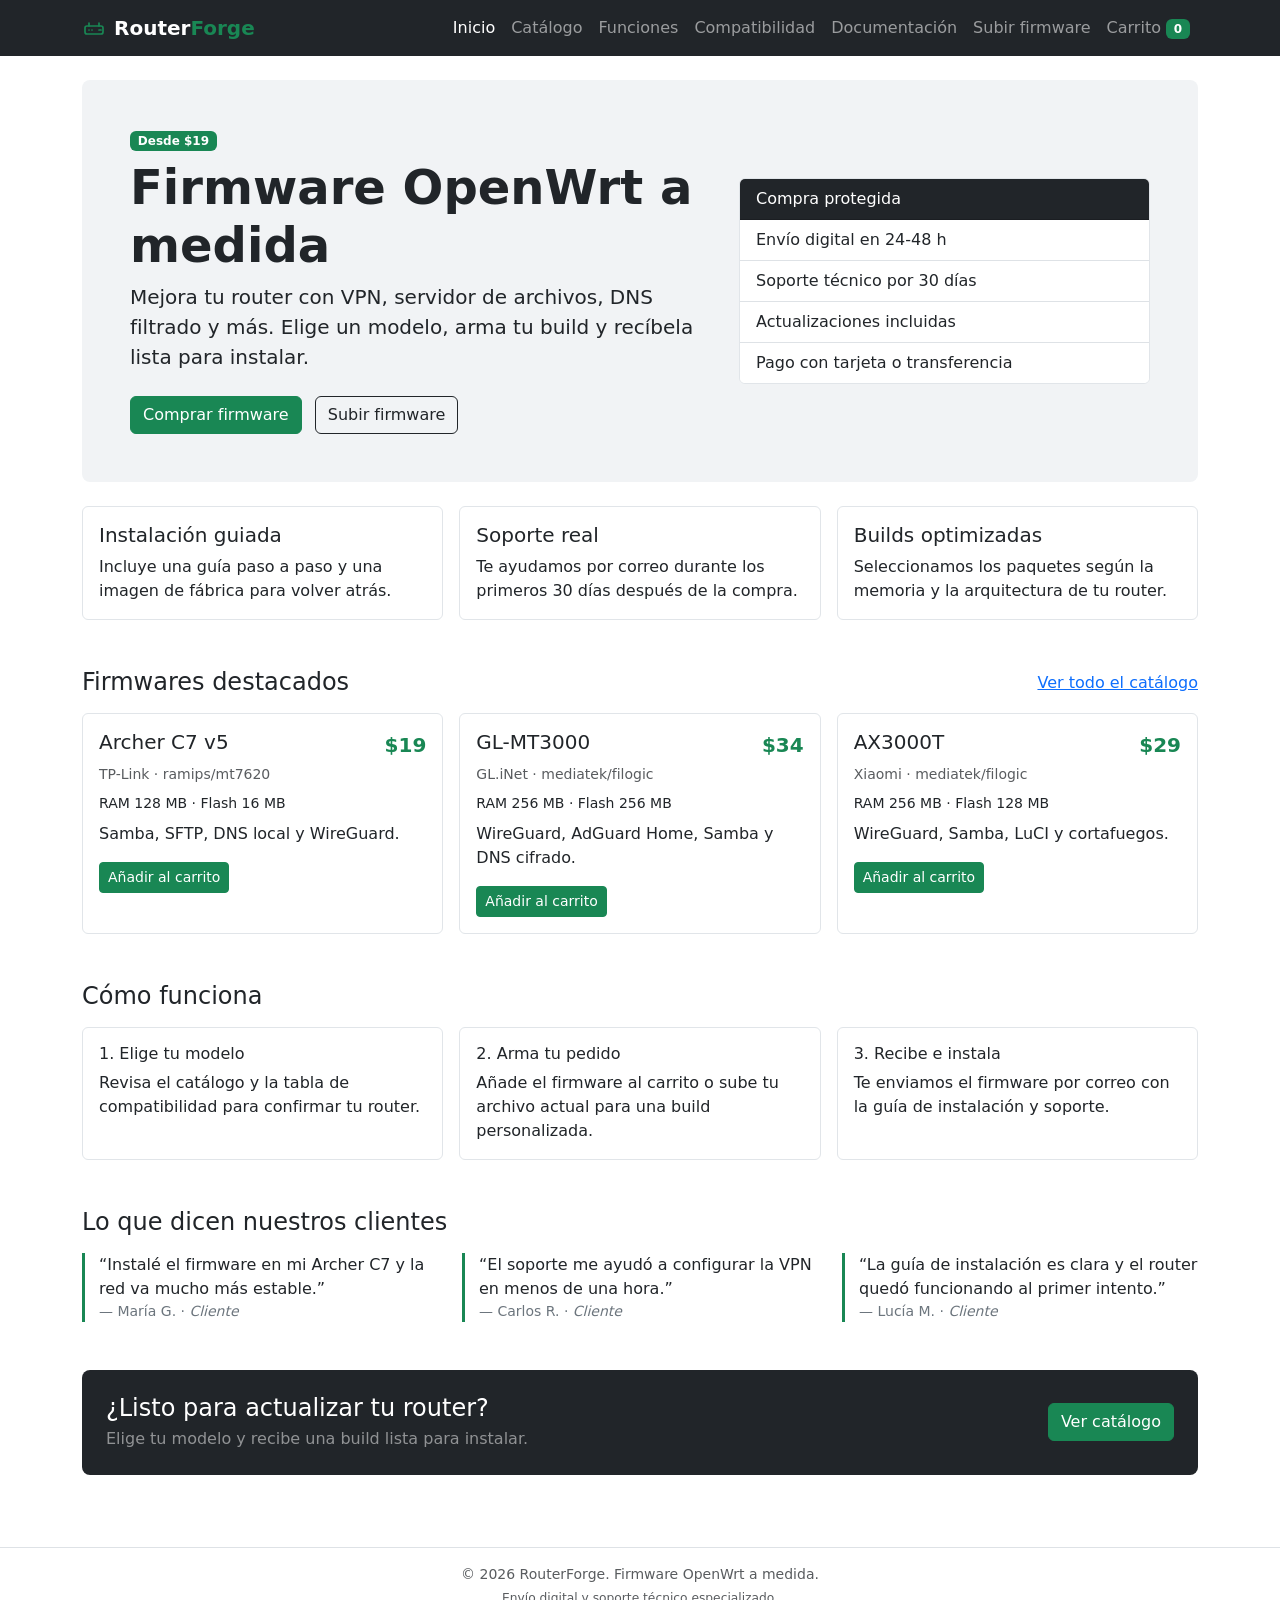
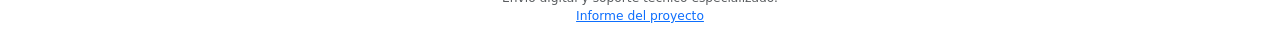
<file: index.html>
<!DOCTYPE html>
<html lang="es">
<head>
    <meta charset="UTF-8">
    <meta name="viewport" content="width=device-width, initial-scale=1.0">
    <meta name="description" content="RouterForge: firmwares OpenWrt a medida para tu router. VPN, archivos, DNS filtrado y soporte técnico.">
    <title>RouterForge · Firmware OpenWrt a medida</title>
    <link rel="icon" href="data:image/svg+xml,%3Csvg xmlns='http://www.w3.org/2000/svg' viewBox='0 0 32 32'%3E%3Crect width='32' height='32' rx='7' fill='%230d1114'/%3E%3Crect x='7' y='13' width='18' height='9' rx='2' fill='none' stroke='%2358d68d' stroke-width='2'/%3E%3Cpath d='M10 17.5h2M15 17.5h2M21 17.5h1' stroke='%235b9dff' stroke-width='2' stroke-linecap='round'/%3E%3Cpath d='M10 13V9M22 13V9' stroke='%2358d68d' stroke-width='2' stroke-linecap='round'/%3E%3C/svg%3E">
    <link rel="stylesheet" href="vendor/bootstrap.min.css">
    <link rel="stylesheet" href="css/estilo.css">
</head>
<body>
    <nav class="navbar navbar-expand-lg navbar-dark bg-dark">
        <div class="container">
            <a class="navbar-brand" href="index.html">
                <svg class="brand-icon" viewBox="0 0 24 24" fill="none" stroke="currentColor" stroke-width="1.7" stroke-linecap="round" stroke-linejoin="round" aria-hidden="true" focusable="false">
                    <rect x="3" y="10" width="18" height="8" rx="2" />
                    <path d="M7 14h.01M10 14h.01M17 14h2" />
                    <path d="M7 10V7M17 10V7" />
                </svg>
                Router<span class="text-success">Forge</span>
            </a>
            <button class="navbar-toggler" type="button" data-bs-toggle="collapse" data-bs-target="#menu" aria-controls="menu" aria-expanded="false" aria-label="Mostrar menú">
                <span class="navbar-toggler-icon"></span>
            </button>
            <div class="collapse navbar-collapse" id="menu">
                <ul class="navbar-nav ms-auto">
                    <li class="nav-item"><a class="nav-link active" aria-current="page" href="index.html">Inicio</a></li>
                    <li class="nav-item"><a class="nav-link" href="catalogo.html">Catálogo</a></li>
                    <li class="nav-item"><a class="nav-link" href="funcionalidades.html">Funciones</a></li>
                    <li class="nav-item"><a class="nav-link" href="compatibilidad.html">Compatibilidad</a></li>
                    <li class="nav-item"><a class="nav-link" href="documentacion.html">Documentación</a></li>
                    <li class="nav-item"><a class="nav-link" href="subir.html">Subir firmware</a></li>
                    <li class="nav-item">
                        <a class="nav-link" href="carrito.html">Carrito <span class="badge text-bg-success carrito-contador">0</span></a>
                    </li>
                </ul>
            </div>
        </div>
    </nav>

    <main class="container py-4">
        <section class="hero p-4 p-md-5 rounded-3 mb-4">
            <div class="row align-items-center g-4">
                <div class="col-lg-7">
                    <span class="badge text-bg-success mb-2">Desde $19</span>
                    <h1 class="display-5 fw-bold">Firmware OpenWrt a medida</h1>
                    <p class="lead mb-4">
                        Mejora tu router con VPN, servidor de archivos, DNS filtrado y más.
                        Elige un modelo, arma tu build y recíbela lista para instalar.
                    </p>
                    <a href="catalogo.html" class="btn btn-success">Comprar firmware</a>
                    <a href="subir.html" class="btn btn-outline-dark ms-2">Subir firmware</a>
                </div>
                <div class="col-lg-5">
                    <div class="card">
                        <div class="card-header bg-dark text-white">Compra protegida</div>
                        <ul class="list-group list-group-flush">
                            <li class="list-group-item">Envío digital en 24-48 h</li>
                            <li class="list-group-item">Soporte técnico por 30 días</li>
                            <li class="list-group-item">Actualizaciones incluidas</li>
                            <li class="list-group-item">Pago con tarjeta o transferencia</li>
                        </ul>
                    </div>
                </div>
            </div>
        </section>

        <div class="row g-3">
            <div class="col-md-4">
                <div class="card h-100">
                    <div class="card-body">
                        <h2 class="h5">Instalación guiada</h2>
                        <p class="mb-0">Incluye una guía paso a paso y una imagen de fábrica para volver atrás.</p>
                    </div>
                </div>
            </div>
            <div class="col-md-4">
                <div class="card h-100">
                    <div class="card-body">
                        <h2 class="h5">Soporte real</h2>
                        <p class="mb-0">Te ayudamos por correo durante los primeros 30 días después de la compra.</p>
                    </div>
                </div>
            </div>
            <div class="col-md-4">
                <div class="card h-100">
                    <div class="card-body">
                        <h2 class="h5">Builds optimizadas</h2>
                        <p class="mb-0">Seleccionamos los paquetes según la memoria y la arquitectura de tu router.</p>
                    </div>
                </div>
            </div>
        </div>

        <div class="d-flex justify-content-between align-items-center mt-5 mb-3">
            <h2 class="h4 mb-0">Firmwares destacados</h2>
            <a href="catalogo.html">Ver todo el catálogo</a>
        </div>

        <div class="row g-3">
            <div class="col-md-4">
                <div class="card h-100">
                    <div class="card-body">
                        <div class="d-flex justify-content-between align-items-start mb-1">
                            <h3 class="h5 mb-0">Archer C7 v5</h3>
                            <span class="precio">$19</span>
                        </div>
                        <p class="text-muted small mb-2">TP-Link · ramips/mt7620</p>
                        <p class="small mb-2">RAM 128 MB · Flash 16 MB</p>
                        <p class="mb-3">Samba, SFTP, DNS local y WireGuard.</p>
                        <button type="button" class="btn btn-success btn-sm" data-agregar data-id="archer-c7" data-nombre="Archer C7 v5" data-precio="19">Añadir al carrito</button>
                    </div>
                </div>
            </div>
            <div class="col-md-4">
                <div class="card h-100">
                    <div class="card-body">
                        <div class="d-flex justify-content-between align-items-start mb-1">
                            <h3 class="h5 mb-0">GL-MT3000</h3>
                            <span class="precio">$34</span>
                        </div>
                        <p class="text-muted small mb-2">GL.iNet · mediatek/filogic</p>
                        <p class="small mb-2">RAM 256 MB · Flash 256 MB</p>
                        <p class="mb-3">WireGuard, AdGuard Home, Samba y DNS cifrado.</p>
                        <button type="button" class="btn btn-success btn-sm" data-agregar data-id="mt3000" data-nombre="GL-MT3000" data-precio="34">Añadir al carrito</button>
                    </div>
                </div>
            </div>
            <div class="col-md-4">
                <div class="card h-100">
                    <div class="card-body">
                        <div class="d-flex justify-content-between align-items-start mb-1">
                            <h3 class="h5 mb-0">AX3000T</h3>
                            <span class="precio">$29</span>
                        </div>
                        <p class="text-muted small mb-2">Xiaomi · mediatek/filogic</p>
                        <p class="small mb-2">RAM 256 MB · Flash 128 MB</p>
                        <p class="mb-3">WireGuard, Samba, LuCI y cortafuegos.</p>
                        <button type="button" class="btn btn-success btn-sm" data-agregar data-id="ax3000t" data-nombre="AX3000T" data-precio="29">Añadir al carrito</button>
                    </div>
                </div>
            </div>
        </div>

        <h2 class="h4 mt-5 mb-3">Cómo funciona</h2>
        <div class="row g-3">
            <div class="col-md-4">
                <div class="card h-100">
                    <div class="card-body">
                        <h3 class="h6">1. Elige tu modelo</h3>
                        <p class="mb-0">Revisa el catálogo y la tabla de compatibilidad para confirmar tu router.</p>
                    </div>
                </div>
            </div>
            <div class="col-md-4">
                <div class="card h-100">
                    <div class="card-body">
                        <h3 class="h6">2. Arma tu pedido</h3>
                        <p class="mb-0">Añade el firmware al carrito o sube tu archivo actual para una build personalizada.</p>
                    </div>
                </div>
            </div>
            <div class="col-md-4">
                <div class="card h-100">
                    <div class="card-body">
                        <h3 class="h6">3. Recibe e instala</h3>
                        <p class="mb-0">Te enviamos el firmware por correo con la guía de instalación y soporte.</p>
                    </div>
                </div>
            </div>
        </div>

        <h2 class="h4 mt-5 mb-3">Lo que dicen nuestros clientes</h2>
        <div class="row g-4">
            <div class="col-md-4">
                <blockquote class="testimonio mb-0">
                    <p>“Instalé el firmware en mi Archer C7 y la red va mucho más estable.”</p>
                    <footer class="blockquote-footer mb-0">María G. · <cite>Cliente</cite></footer>
                </blockquote>
            </div>
            <div class="col-md-4">
                <blockquote class="testimonio mb-0">
                    <p>“El soporte me ayudó a configurar la VPN en menos de una hora.”</p>
                    <footer class="blockquote-footer mb-0">Carlos R. · <cite>Cliente</cite></footer>
                </blockquote>
            </div>
            <div class="col-md-4">
                <blockquote class="testimonio mb-0">
                    <p>“La guía de instalación es clara y el router quedó funcionando al primer intento.”</p>
                    <footer class="blockquote-footer mb-0">Lucía M. · <cite>Cliente</cite></footer>
                </blockquote>
            </div>
        </div>

        <section class="bg-dark text-white rounded-3 p-4 mt-5">
            <div class="row align-items-center g-3">
                <div class="col-md-8">
                    <h2 class="h4 mb-1">¿Listo para actualizar tu router?</h2>
                    <p class="mb-0 text-white-50">Elige tu modelo y recibe una build lista para instalar.</p>
                </div>
                <div class="col-md-4 text-md-end">
                    <a href="catalogo.html" class="btn btn-success">Ver catálogo</a>
                </div>
            </div>
        </section>
    </main>

    <footer class="border-top mt-5 py-3 text-center text-muted">
        <div class="container">
            <p class="mb-1">© 2026 RouterForge. Firmware OpenWrt a medida.</p>
            <p class="mb-0 small">Envío digital y soporte técnico especializado.</p>
            <p class="mb-0 small"><a href="informe.html">Informe del proyecto</a></p>
        </div>
    </footer>

    <script src="vendor/bootstrap.bundle.min.js"></script>
    <script src="js/app.js"></script>
</body>
</html>
</file>
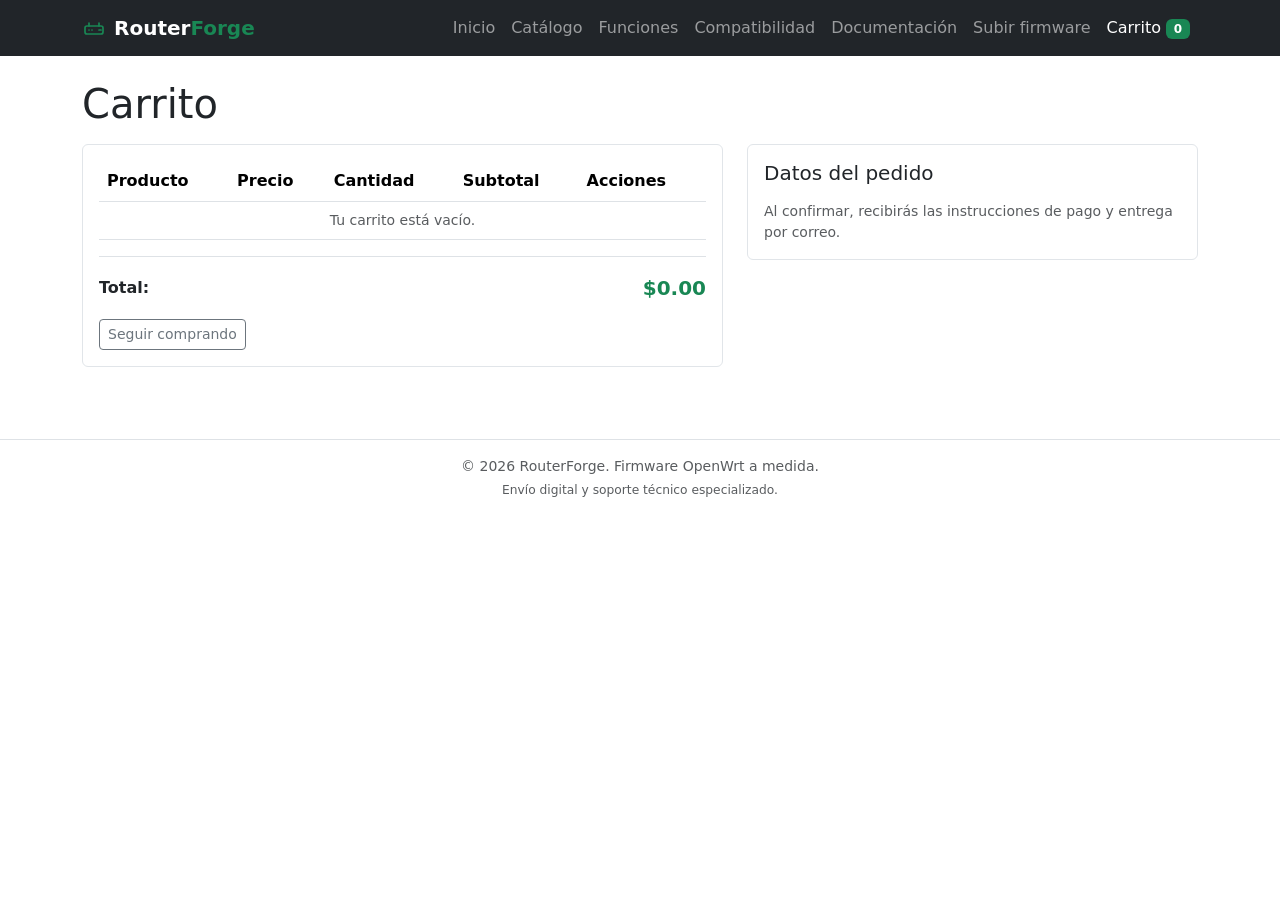
<file: carrito.html>
<!DOCTYPE html>
<html lang="es">
<head>
    <meta charset="UTF-8">
    <meta name="viewport" content="width=device-width, initial-scale=1.0">
    <meta name="description" content="Carrito de compras de RouterForge.">
    <title>RouterForge · Carrito</title>
    <link rel="icon" href="data:image/svg+xml,%3Csvg xmlns='http://www.w3.org/2000/svg' viewBox='0 0 32 32'%3E%3Crect width='32' height='32' rx='7' fill='%230d1114'/%3E%3Crect x='7' y='13' width='18' height='9' rx='2' fill='none' stroke='%2358d68d' stroke-width='2'/%3E%3Cpath d='M10 17.5h2M15 17.5h2M21 17.5h1' stroke='%235b9dff' stroke-width='2' stroke-linecap='round'/%3E%3Cpath d='M10 13V9M22 13V9' stroke='%2358d68d' stroke-width='2' stroke-linecap='round'/%3E%3C/svg%3E">
    <link rel="stylesheet" href="vendor/bootstrap.min.css">
    <link rel="stylesheet" href="css/estilo.css">
</head>
<body>
    <nav class="navbar navbar-expand-lg navbar-dark bg-dark">
        <div class="container">
            <a class="navbar-brand" href="index.html">
                <svg class="brand-icon" viewBox="0 0 24 24" fill="none" stroke="currentColor" stroke-width="1.7" stroke-linecap="round" stroke-linejoin="round" aria-hidden="true" focusable="false">
                    <rect x="3" y="10" width="18" height="8" rx="2" />
                    <path d="M7 14h.01M10 14h.01M17 14h2" />
                    <path d="M7 10V7M17 10V7" />
                </svg>
                Router<span class="text-success">Forge</span>
            </a>
            <button class="navbar-toggler" type="button" data-bs-toggle="collapse" data-bs-target="#menu" aria-controls="menu" aria-expanded="false" aria-label="Mostrar menú">
                <span class="navbar-toggler-icon"></span>
            </button>
            <div class="collapse navbar-collapse" id="menu">
                <ul class="navbar-nav ms-auto">
                    <li class="nav-item"><a class="nav-link" href="index.html">Inicio</a></li>
                    <li class="nav-item"><a class="nav-link" href="catalogo.html">Catálogo</a></li>
                    <li class="nav-item"><a class="nav-link" href="funcionalidades.html">Funciones</a></li>
                    <li class="nav-item"><a class="nav-link" href="compatibilidad.html">Compatibilidad</a></li>
                    <li class="nav-item"><a class="nav-link" href="documentacion.html">Documentación</a></li>
                    <li class="nav-item"><a class="nav-link" href="subir.html">Subir firmware</a></li>
                    <li class="nav-item">
                        <a class="nav-link active" aria-current="page" href="carrito.html">Carrito <span class="badge text-bg-success carrito-contador">0</span></a>
                    </li>
                </ul>
            </div>
        </div>
    </nav>

    <main class="container py-4">
        <h1 class="mb-3">Carrito</h1>

        <div id="alerta-pedido" class="alert d-none" role="alert"></div>

        <div class="row g-4">
            <div class="col-lg-7">
                <div class="card">
                    <div class="card-body">
                        <div class="table-responsive">
                            <table class="table align-middle">
                                <thead>
                                    <tr>
                                        <th scope="col">Producto</th>
                                        <th scope="col">Precio</th>
                                        <th scope="col">Cantidad</th>
                                        <th scope="col">Subtotal</th>
                                        <th scope="col">Acciones</th>
                                    </tr>
                                </thead>
                                <tbody id="tabla-carrito"></tbody>
                            </table>
                        </div>

                        <div class="d-flex justify-content-between align-items-center border-top pt-3">
                            <strong>Total:</strong>
                            <span class="precio" id="total-carrito">$0.00</span>
                        </div>

                        <a href="catalogo.html" class="btn btn-outline-secondary btn-sm mt-3">Seguir comprando</a>
                    </div>
                </div>
            </div>

            <div class="col-lg-5">
                <div class="card">
                    <div class="card-body">
                        <h2 class="h5 mb-3">Datos del pedido</h2>

                        <form id="form-pedido">
                            <div class="mb-3">
                                <label for="cliente-nombre" class="form-label">Nombre</label>
                                <input type="text" class="form-control" id="cliente-nombre" name="nombre">
                            </div>

                            <div class="mb-3">
                                <label for="cliente-correo" class="form-label">Correo</label>
                                <input type="email" class="form-control" id="cliente-correo" name="correo">
                            </div>

                            <div class="mb-3">
                                <label for="cliente-direccion" class="form-label">Dirección</label>
                                <input type="text" class="form-control" id="cliente-direccion" name="direccion">
                            </div>

                            <div class="mb-3">
                                <label for="metodo-pago" class="form-label">Método de pago</label>
                                <select class="form-select" id="metodo-pago" name="pago">
                                    <option value="Tarjeta">Tarjeta</option>
                                    <option value="Transferencia">Transferencia</option>
                                    <option value="Contra entrega">Contra entrega</option>
                                </select>
                            </div>

                            <button type="submit" class="btn btn-success w-100">Confirmar pedido</button>
                        </form>

                        <p class="text-muted small mb-0 mt-3">
                            Al confirmar, recibirás las instrucciones de pago y entrega por correo.
                        </p>
                    </div>
                </div>
            </div>
        </div>
    </main>

    <footer class="border-top mt-5 py-3 text-center text-muted">
        <div class="container">
            <p class="mb-1">© 2026 RouterForge. Firmware OpenWrt a medida.</p>
            <p class="mb-0 small">Envío digital y soporte técnico especializado.</p>
        </div>
    </footer>

    <script src="vendor/bootstrap.bundle.min.js"></script>
    <script src="js/app.js"></script>
</body>
</html>
</file>
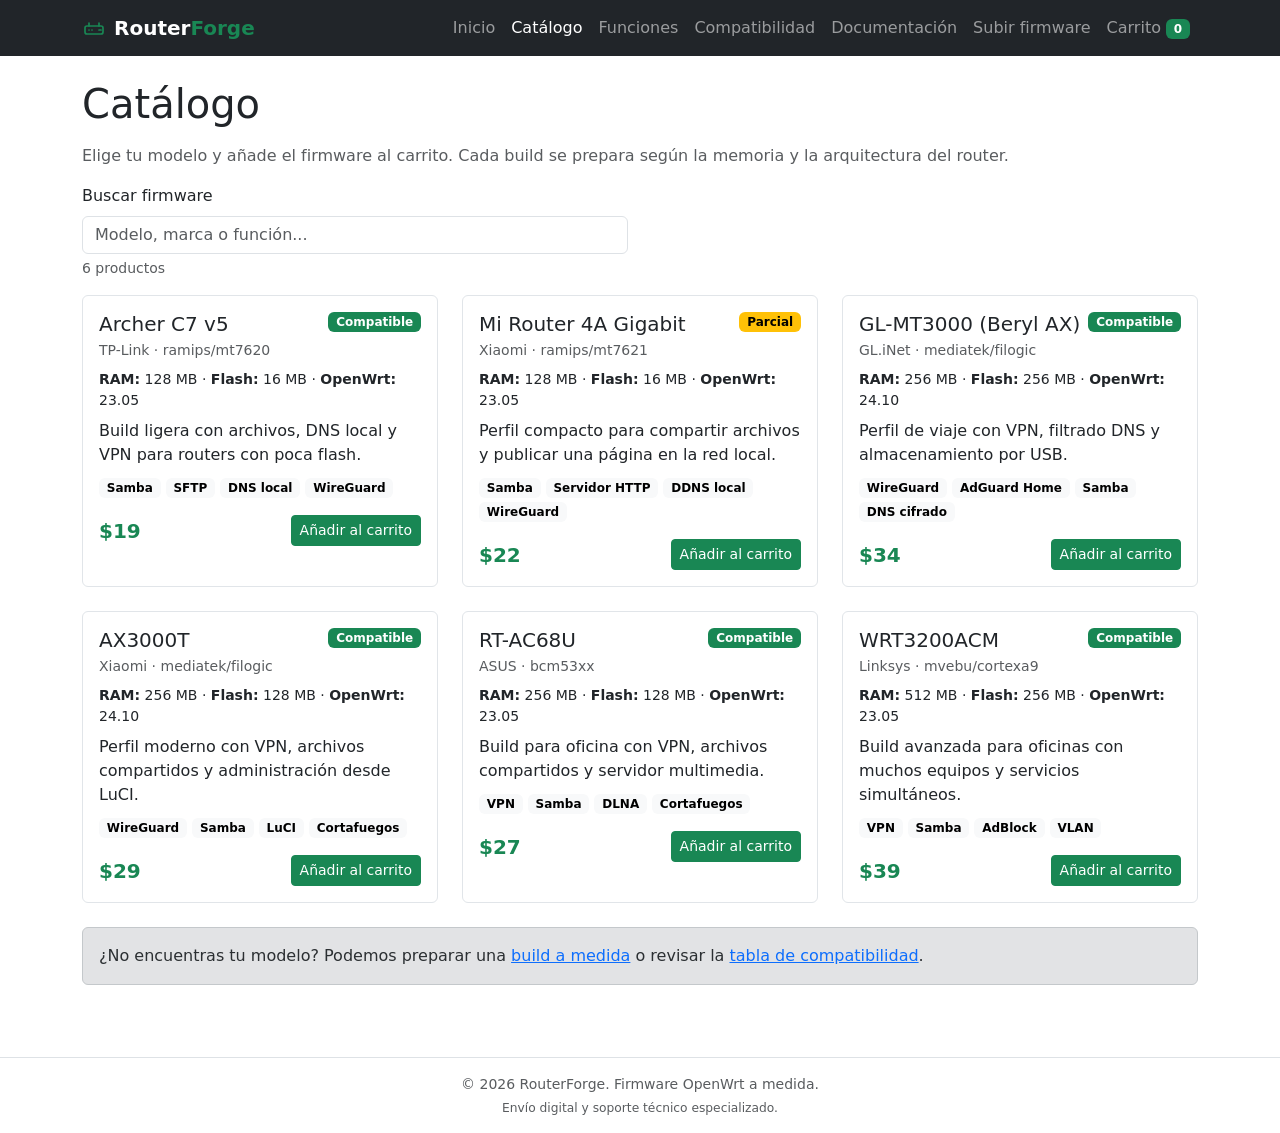
<file: catalogo.html>
<!DOCTYPE html>
<html lang="es">
<head>
    <meta charset="UTF-8">
    <meta name="viewport" content="width=device-width, initial-scale=1.0">
    <meta name="description" content="Catálogo de firmwares OpenWrt de RouterForge con precios y compra en línea.">
    <title>RouterForge · Catálogo</title>
    <link rel="icon" href="data:image/svg+xml,%3Csvg xmlns='http://www.w3.org/2000/svg' viewBox='0 0 32 32'%3E%3Crect width='32' height='32' rx='7' fill='%230d1114'/%3E%3Crect x='7' y='13' width='18' height='9' rx='2' fill='none' stroke='%2358d68d' stroke-width='2'/%3E%3Cpath d='M10 17.5h2M15 17.5h2M21 17.5h1' stroke='%235b9dff' stroke-width='2' stroke-linecap='round'/%3E%3Cpath d='M10 13V9M22 13V9' stroke='%2358d68d' stroke-width='2' stroke-linecap='round'/%3E%3C/svg%3E">
    <link rel="stylesheet" href="vendor/bootstrap.min.css">
    <link rel="stylesheet" href="css/estilo.css">
</head>
<body>
    <nav class="navbar navbar-expand-lg navbar-dark bg-dark">
        <div class="container">
            <a class="navbar-brand" href="index.html">
                <svg class="brand-icon" viewBox="0 0 24 24" fill="none" stroke="currentColor" stroke-width="1.7" stroke-linecap="round" stroke-linejoin="round" aria-hidden="true" focusable="false">
                    <rect x="3" y="10" width="18" height="8" rx="2" />
                    <path d="M7 14h.01M10 14h.01M17 14h2" />
                    <path d="M7 10V7M17 10V7" />
                </svg>
                Router<span class="text-success">Forge</span>
            </a>
            <button class="navbar-toggler" type="button" data-bs-toggle="collapse" data-bs-target="#menu" aria-controls="menu" aria-expanded="false" aria-label="Mostrar menú">
                <span class="navbar-toggler-icon"></span>
            </button>
            <div class="collapse navbar-collapse" id="menu">
                <ul class="navbar-nav ms-auto">
                    <li class="nav-item"><a class="nav-link" href="index.html">Inicio</a></li>
                    <li class="nav-item"><a class="nav-link active" aria-current="page" href="catalogo.html">Catálogo</a></li>
                    <li class="nav-item"><a class="nav-link" href="funcionalidades.html">Funciones</a></li>
                    <li class="nav-item"><a class="nav-link" href="compatibilidad.html">Compatibilidad</a></li>
                    <li class="nav-item"><a class="nav-link" href="documentacion.html">Documentación</a></li>
                    <li class="nav-item"><a class="nav-link" href="subir.html">Subir firmware</a></li>
                    <li class="nav-item">
                        <a class="nav-link" href="carrito.html">Carrito <span class="badge text-bg-success carrito-contador">0</span></a>
                    </li>
                </ul>
            </div>
        </div>
    </nav>

    <main class="container py-4">
        <h1 class="mb-3">Catálogo</h1>
        <p class="text-muted">
            Elige tu modelo y añade el firmware al carrito. Cada build se prepara según
            la memoria y la arquitectura del router.
        </p>

        <div class="row mb-3">
            <div class="col-md-6">
                <label for="buscador-catalogo" class="form-label">Buscar firmware</label>
                <input type="search" class="form-control" id="buscador-catalogo" placeholder="Modelo, marca o función...">
                <div class="form-text" id="resultado-catalogo">6 productos</div>
            </div>
        </div>

        <div id="aviso-carrito" class="alert alert-success d-none">
            Producto añadido al carrito. <a href="carrito.html" class="alert-link">Ir al carrito</a>.
        </div>

        <div class="row g-4" id="lista-productos">
            <div class="col-md-6 col-xl-4">
                <div class="card h-100">
                    <div class="card-body">
                        <div class="d-flex justify-content-between align-items-start mb-1">
                            <h2 class="h5 mb-0">Archer C7 v5</h2>
                            <span class="badge text-bg-success">Compatible</span>
                        </div>
                        <p class="text-muted small mb-2">TP-Link · ramips/mt7620</p>
                        <p class="small mb-2"><strong>RAM:</strong> 128 MB · <strong>Flash:</strong> 16 MB · <strong>OpenWrt:</strong> 23.05</p>
                        <p class="mb-2">Build ligera con archivos, DNS local y VPN para routers con poca flash.</p>
                        <p class="mb-3">
                            <span class="badge text-bg-light">Samba</span>
                            <span class="badge text-bg-light">SFTP</span>
                            <span class="badge text-bg-light">DNS local</span>
                            <span class="badge text-bg-light">WireGuard</span>
                        </p>
                        <div class="d-flex justify-content-between align-items-center">
                            <span class="precio">$19</span>
                            <button type="button" class="btn btn-success btn-sm" data-agregar data-id="archer-c7" data-nombre="Archer C7 v5" data-precio="19">Añadir al carrito</button>
                        </div>
                    </div>
                </div>
            </div>

            <div class="col-md-6 col-xl-4">
                <div class="card h-100">
                    <div class="card-body">
                        <div class="d-flex justify-content-between align-items-start mb-1">
                            <h2 class="h5 mb-0">Mi Router 4A Gigabit</h2>
                            <span class="badge text-bg-warning">Parcial</span>
                        </div>
                        <p class="text-muted small mb-2">Xiaomi · ramips/mt7621</p>
                        <p class="small mb-2"><strong>RAM:</strong> 128 MB · <strong>Flash:</strong> 16 MB · <strong>OpenWrt:</strong> 23.05</p>
                        <p class="mb-2">Perfil compacto para compartir archivos y publicar una página en la red local.</p>
                        <p class="mb-3">
                            <span class="badge text-bg-light">Samba</span>
                            <span class="badge text-bg-light">Servidor HTTP</span>
                            <span class="badge text-bg-light">DDNS local</span>
                            <span class="badge text-bg-light">WireGuard</span>
                        </p>
                        <div class="d-flex justify-content-between align-items-center">
                            <span class="precio">$22</span>
                            <button type="button" class="btn btn-success btn-sm" data-agregar data-id="mi-4a" data-nombre="Mi Router 4A Gigabit" data-precio="22">Añadir al carrito</button>
                        </div>
                    </div>
                </div>
            </div>

            <div class="col-md-6 col-xl-4">
                <div class="card h-100">
                    <div class="card-body">
                        <div class="d-flex justify-content-between align-items-start mb-1">
                            <h2 class="h5 mb-0">GL-MT3000 (Beryl AX)</h2>
                            <span class="badge text-bg-success">Compatible</span>
                        </div>
                        <p class="text-muted small mb-2">GL.iNet · mediatek/filogic</p>
                        <p class="small mb-2"><strong>RAM:</strong> 256 MB · <strong>Flash:</strong> 256 MB · <strong>OpenWrt:</strong> 24.10</p>
                        <p class="mb-2">Perfil de viaje con VPN, filtrado DNS y almacenamiento por USB.</p>
                        <p class="mb-3">
                            <span class="badge text-bg-light">WireGuard</span>
                            <span class="badge text-bg-light">AdGuard Home</span>
                            <span class="badge text-bg-light">Samba</span>
                            <span class="badge text-bg-light">DNS cifrado</span>
                        </p>
                        <div class="d-flex justify-content-between align-items-center">
                            <span class="precio">$34</span>
                            <button type="button" class="btn btn-success btn-sm" data-agregar data-id="mt3000" data-nombre="GL-MT3000" data-precio="34">Añadir al carrito</button>
                        </div>
                    </div>
                </div>
            </div>

            <div class="col-md-6 col-xl-4">
                <div class="card h-100">
                    <div class="card-body">
                        <div class="d-flex justify-content-between align-items-start mb-1">
                            <h2 class="h5 mb-0">AX3000T</h2>
                            <span class="badge text-bg-success">Compatible</span>
                        </div>
                        <p class="text-muted small mb-2">Xiaomi · mediatek/filogic</p>
                        <p class="small mb-2"><strong>RAM:</strong> 256 MB · <strong>Flash:</strong> 128 MB · <strong>OpenWrt:</strong> 24.10</p>
                        <p class="mb-2">Perfil moderno con VPN, archivos compartidos y administración desde LuCI.</p>
                        <p class="mb-3">
                            <span class="badge text-bg-light">WireGuard</span>
                            <span class="badge text-bg-light">Samba</span>
                            <span class="badge text-bg-light">LuCI</span>
                            <span class="badge text-bg-light">Cortafuegos</span>
                        </p>
                        <div class="d-flex justify-content-between align-items-center">
                            <span class="precio">$29</span>
                            <button type="button" class="btn btn-success btn-sm" data-agregar data-id="ax3000t" data-nombre="AX3000T" data-precio="29">Añadir al carrito</button>
                        </div>
                    </div>
                </div>
            </div>

            <div class="col-md-6 col-xl-4">
                <div class="card h-100">
                    <div class="card-body">
                        <div class="d-flex justify-content-between align-items-start mb-1">
                            <h2 class="h5 mb-0">RT-AC68U</h2>
                            <span class="badge text-bg-success">Compatible</span>
                        </div>
                        <p class="text-muted small mb-2">ASUS · bcm53xx</p>
                        <p class="small mb-2"><strong>RAM:</strong> 256 MB · <strong>Flash:</strong> 128 MB · <strong>OpenWrt:</strong> 23.05</p>
                        <p class="mb-2">Build para oficina con VPN, archivos compartidos y servidor multimedia.</p>
                        <p class="mb-3">
                            <span class="badge text-bg-light">VPN</span>
                            <span class="badge text-bg-light">Samba</span>
                            <span class="badge text-bg-light">DLNA</span>
                            <span class="badge text-bg-light">Cortafuegos</span>
                        </p>
                        <div class="d-flex justify-content-between align-items-center">
                            <span class="precio">$27</span>
                            <button type="button" class="btn btn-success btn-sm" data-agregar data-id="rt-ac68u" data-nombre="RT-AC68U" data-precio="27">Añadir al carrito</button>
                        </div>
                    </div>
                </div>
            </div>

            <div class="col-md-6 col-xl-4">
                <div class="card h-100">
                    <div class="card-body">
                        <div class="d-flex justify-content-between align-items-start mb-1">
                            <h2 class="h5 mb-0">WRT3200ACM</h2>
                            <span class="badge text-bg-success">Compatible</span>
                        </div>
                        <p class="text-muted small mb-2">Linksys · mvebu/cortexa9</p>
                        <p class="small mb-2"><strong>RAM:</strong> 512 MB · <strong>Flash:</strong> 256 MB · <strong>OpenWrt:</strong> 23.05</p>
                        <p class="mb-2">Build avanzada para oficinas con muchos equipos y servicios simultáneos.</p>
                        <p class="mb-3">
                            <span class="badge text-bg-light">VPN</span>
                            <span class="badge text-bg-light">Samba</span>
                            <span class="badge text-bg-light">AdBlock</span>
                            <span class="badge text-bg-light">VLAN</span>
                        </p>
                        <div class="d-flex justify-content-between align-items-center">
                            <span class="precio">$39</span>
                            <button type="button" class="btn btn-success btn-sm" data-agregar data-id="wrt3200acm" data-nombre="WRT3200ACM" data-precio="39">Añadir al carrito</button>
                        </div>
                    </div>
                </div>
            </div>
        </div>

        <div id="sin-productos" class="alert alert-warning d-none">
            No se encontraron productos con esa búsqueda.
        </div>

        <div class="alert alert-secondary mt-4 mb-0">
            ¿No encuentras tu modelo? Podemos preparar una <a href="subir.html">build a medida</a>
            o revisar la <a href="compatibilidad.html">tabla de compatibilidad</a>.
        </div>
    </main>

    <footer class="border-top mt-5 py-3 text-center text-muted">
        <div class="container">
            <p class="mb-1">© 2026 RouterForge. Firmware OpenWrt a medida.</p>
            <p class="mb-0 small">Envío digital y soporte técnico especializado.</p>
        </div>
    </footer>

    <script src="vendor/bootstrap.bundle.min.js"></script>
    <script src="js/app.js"></script>
</body>
</html>
</file>
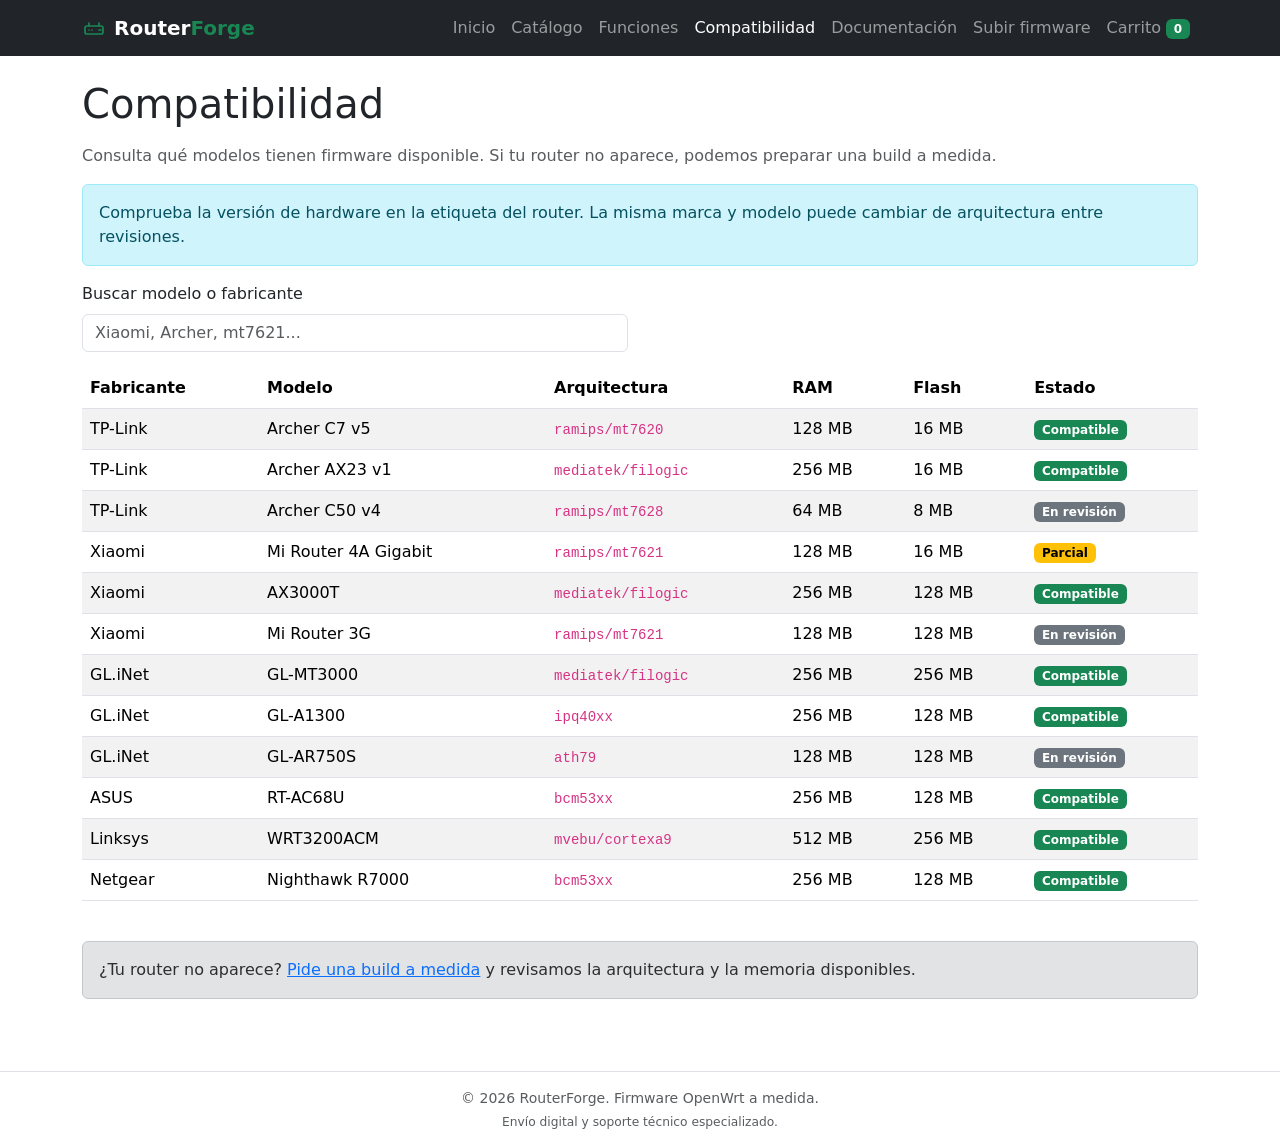
<file: compatibilidad.html>
<!DOCTYPE html>
<html lang="es">
<head>
    <meta charset="UTF-8">
    <meta name="viewport" content="width=device-width, initial-scale=1.0">
    <meta name="description" content="Consulta qué routers son compatibles con los firmwares OpenWrt de RouterForge.">
    <title>RouterForge · Compatibilidad</title>
    <link rel="icon" href="data:image/svg+xml,%3Csvg xmlns='http://www.w3.org/2000/svg' viewBox='0 0 32 32'%3E%3Crect width='32' height='32' rx='7' fill='%230d1114'/%3E%3Crect x='7' y='13' width='18' height='9' rx='2' fill='none' stroke='%2358d68d' stroke-width='2'/%3E%3Cpath d='M10 17.5h2M15 17.5h2M21 17.5h1' stroke='%235b9dff' stroke-width='2' stroke-linecap='round'/%3E%3Cpath d='M10 13V9M22 13V9' stroke='%2358d68d' stroke-width='2' stroke-linecap='round'/%3E%3C/svg%3E">
    <link rel="stylesheet" href="vendor/bootstrap.min.css">
    <link rel="stylesheet" href="css/estilo.css">
</head>
<body>
    <nav class="navbar navbar-expand-lg navbar-dark bg-dark">
        <div class="container">
            <a class="navbar-brand" href="index.html">
                <svg class="brand-icon" viewBox="0 0 24 24" fill="none" stroke="currentColor" stroke-width="1.7" stroke-linecap="round" stroke-linejoin="round" aria-hidden="true" focusable="false">
                    <rect x="3" y="10" width="18" height="8" rx="2" />
                    <path d="M7 14h.01M10 14h.01M17 14h2" />
                    <path d="M7 10V7M17 10V7" />
                </svg>
                Router<span class="text-success">Forge</span>
            </a>
            <button class="navbar-toggler" type="button" data-bs-toggle="collapse" data-bs-target="#menu" aria-controls="menu" aria-expanded="false" aria-label="Mostrar menú">
                <span class="navbar-toggler-icon"></span>
            </button>
            <div class="collapse navbar-collapse" id="menu">
                <ul class="navbar-nav ms-auto">
                    <li class="nav-item"><a class="nav-link" href="index.html">Inicio</a></li>
                    <li class="nav-item"><a class="nav-link" href="catalogo.html">Catálogo</a></li>
                    <li class="nav-item"><a class="nav-link" href="funcionalidades.html">Funciones</a></li>
                    <li class="nav-item"><a class="nav-link active" aria-current="page" href="compatibilidad.html">Compatibilidad</a></li>
                    <li class="nav-item"><a class="nav-link" href="documentacion.html">Documentación</a></li>
                    <li class="nav-item"><a class="nav-link" href="subir.html">Subir firmware</a></li>
                    <li class="nav-item">
                        <a class="nav-link" href="carrito.html">Carrito <span class="badge text-bg-success carrito-contador">0</span></a>
                    </li>
                </ul>
            </div>
        </div>
    </nav>

    <main class="container py-4">
        <h1 class="mb-3">Compatibilidad</h1>
        <p class="text-muted">
            Consulta qué modelos tienen firmware disponible. Si tu router no aparece,
            podemos preparar una build a medida.
        </p>

        <div class="alert alert-info">
            Comprueba la versión de hardware en la etiqueta del router. La misma marca
            y modelo puede cambiar de arquitectura entre revisiones.
        </div>

        <div class="row mb-3">
            <div class="col-md-6">
                <label for="buscador-compatibilidad" class="form-label">Buscar modelo o fabricante</label>
                <input type="search" class="form-control" id="buscador-compatibilidad" placeholder="Xiaomi, Archer, mt7621...">
            </div>
        </div>

        <div class="table-responsive">
            <table class="table table-striped table-hover align-middle" id="tabla-compatibilidad">
                <thead>
                    <tr>
                        <th scope="col">Fabricante</th>
                        <th scope="col">Modelo</th>
                        <th scope="col">Arquitectura</th>
                        <th scope="col">RAM</th>
                        <th scope="col">Flash</th>
                        <th scope="col">Estado</th>
                    </tr>
                </thead>
                <tbody>
                    <tr>
                        <td>TP-Link</td>
                        <td>Archer C7 v5</td>
                        <td><code>ramips/mt7620</code></td>
                        <td>128 MB</td>
                        <td>16 MB</td>
                        <td><span class="badge text-bg-success">Compatible</span></td>
                    </tr>
                    <tr>
                        <td>TP-Link</td>
                        <td>Archer AX23 v1</td>
                        <td><code>mediatek/filogic</code></td>
                        <td>256 MB</td>
                        <td>16 MB</td>
                        <td><span class="badge text-bg-success">Compatible</span></td>
                    </tr>
                    <tr>
                        <td>TP-Link</td>
                        <td>Archer C50 v4</td>
                        <td><code>ramips/mt7628</code></td>
                        <td>64 MB</td>
                        <td>8 MB</td>
                        <td><span class="badge text-bg-secondary">En revisión</span></td>
                    </tr>
                    <tr>
                        <td>Xiaomi</td>
                        <td>Mi Router 4A Gigabit</td>
                        <td><code>ramips/mt7621</code></td>
                        <td>128 MB</td>
                        <td>16 MB</td>
                        <td><span class="badge text-bg-warning">Parcial</span></td>
                    </tr>
                    <tr>
                        <td>Xiaomi</td>
                        <td>AX3000T</td>
                        <td><code>mediatek/filogic</code></td>
                        <td>256 MB</td>
                        <td>128 MB</td>
                        <td><span class="badge text-bg-success">Compatible</span></td>
                    </tr>
                    <tr>
                        <td>Xiaomi</td>
                        <td>Mi Router 3G</td>
                        <td><code>ramips/mt7621</code></td>
                        <td>128 MB</td>
                        <td>128 MB</td>
                        <td><span class="badge text-bg-secondary">En revisión</span></td>
                    </tr>
                    <tr>
                        <td>GL.iNet</td>
                        <td>GL-MT3000</td>
                        <td><code>mediatek/filogic</code></td>
                        <td>256 MB</td>
                        <td>256 MB</td>
                        <td><span class="badge text-bg-success">Compatible</span></td>
                    </tr>
                    <tr>
                        <td>GL.iNet</td>
                        <td>GL-A1300</td>
                        <td><code>ipq40xx</code></td>
                        <td>256 MB</td>
                        <td>128 MB</td>
                        <td><span class="badge text-bg-success">Compatible</span></td>
                    </tr>
                    <tr>
                        <td>GL.iNet</td>
                        <td>GL-AR750S</td>
                        <td><code>ath79</code></td>
                        <td>128 MB</td>
                        <td>128 MB</td>
                        <td><span class="badge text-bg-secondary">En revisión</span></td>
                    </tr>
                    <tr>
                        <td>ASUS</td>
                        <td>RT-AC68U</td>
                        <td><code>bcm53xx</code></td>
                        <td>256 MB</td>
                        <td>128 MB</td>
                        <td><span class="badge text-bg-success">Compatible</span></td>
                    </tr>
                    <tr>
                        <td>Linksys</td>
                        <td>WRT3200ACM</td>
                        <td><code>mvebu/cortexa9</code></td>
                        <td>512 MB</td>
                        <td>256 MB</td>
                        <td><span class="badge text-bg-success">Compatible</span></td>
                    </tr>
                    <tr>
                        <td>Netgear</td>
                        <td>Nighthawk R7000</td>
                        <td><code>bcm53xx</code></td>
                        <td>256 MB</td>
                        <td>128 MB</td>
                        <td><span class="badge text-bg-success">Compatible</span></td>
                    </tr>
                </tbody>
            </table>
        </div>

        <p id="sin-resultados" class="text-muted d-none">No se encontraron modelos con esa búsqueda.</p>

        <div class="alert alert-secondary mt-4 mb-0">
            ¿Tu router no aparece? <a href="subir.html">Pide una build a medida</a> y revisamos
            la arquitectura y la memoria disponibles.
        </div>
    </main>

    <footer class="border-top mt-5 py-3 text-center text-muted">
        <div class="container">
            <p class="mb-1">© 2026 RouterForge. Firmware OpenWrt a medida.</p>
            <p class="mb-0 small">Envío digital y soporte técnico especializado.</p>
        </div>
    </footer>

    <script src="vendor/bootstrap.bundle.min.js"></script>
    <script src="js/app.js"></script>
</body>
</html>
</file>
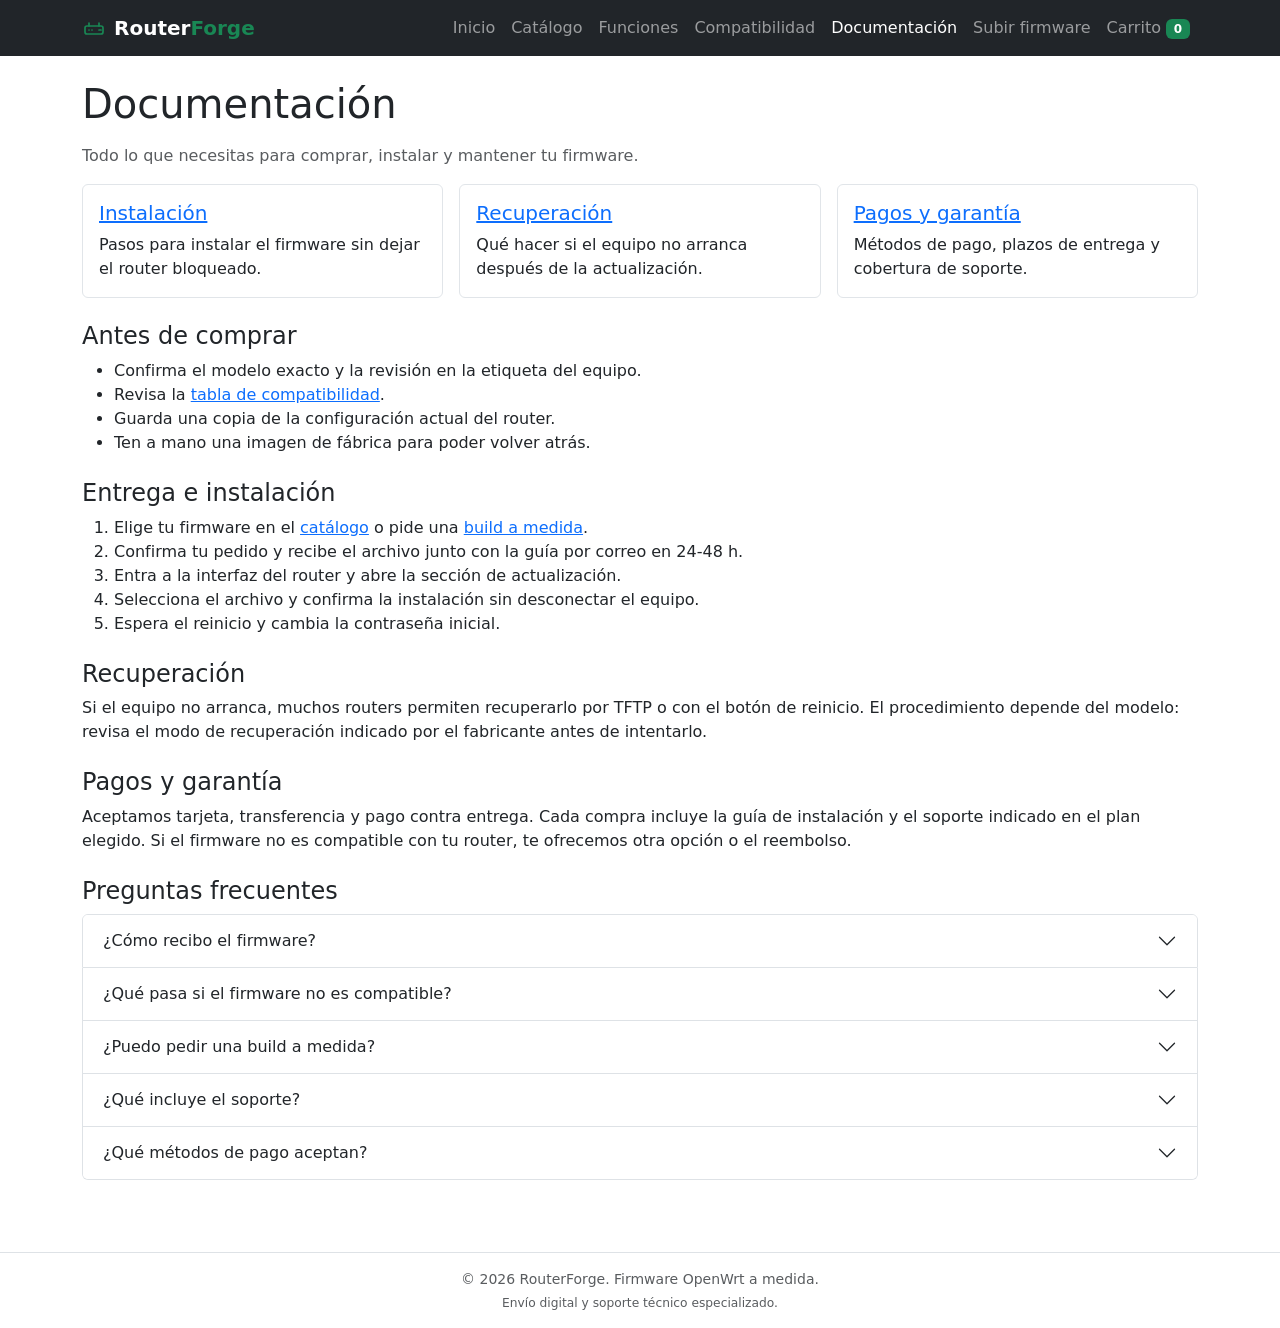
<file: documentacion.html>
<!DOCTYPE html>
<html lang="es">
<head>
    <meta charset="UTF-8">
    <meta name="viewport" content="width=device-width, initial-scale=1.0">
    <meta name="description" content="Guía de compra, instalación, recuperación y soporte de RouterForge.">
    <title>RouterForge · Documentación</title>
    <link rel="icon" href="data:image/svg+xml,%3Csvg xmlns='http://www.w3.org/2000/svg' viewBox='0 0 32 32'%3E%3Crect width='32' height='32' rx='7' fill='%230d1114'/%3E%3Crect x='7' y='13' width='18' height='9' rx='2' fill='none' stroke='%2358d68d' stroke-width='2'/%3E%3Cpath d='M10 17.5h2M15 17.5h2M21 17.5h1' stroke='%235b9dff' stroke-width='2' stroke-linecap='round'/%3E%3Cpath d='M10 13V9M22 13V9' stroke='%2358d68d' stroke-width='2' stroke-linecap='round'/%3E%3C/svg%3E">
    <link rel="stylesheet" href="vendor/bootstrap.min.css">
    <link rel="stylesheet" href="css/estilo.css">
</head>
<body>
    <nav class="navbar navbar-expand-lg navbar-dark bg-dark">
        <div class="container">
            <a class="navbar-brand" href="index.html">
                <svg class="brand-icon" viewBox="0 0 24 24" fill="none" stroke="currentColor" stroke-width="1.7" stroke-linecap="round" stroke-linejoin="round" aria-hidden="true" focusable="false">
                    <rect x="3" y="10" width="18" height="8" rx="2" />
                    <path d="M7 14h.01M10 14h.01M17 14h2" />
                    <path d="M7 10V7M17 10V7" />
                </svg>
                Router<span class="text-success">Forge</span>
            </a>
            <button class="navbar-toggler" type="button" data-bs-toggle="collapse" data-bs-target="#menu" aria-controls="menu" aria-expanded="false" aria-label="Mostrar menú">
                <span class="navbar-toggler-icon"></span>
            </button>
            <div class="collapse navbar-collapse" id="menu">
                <ul class="navbar-nav ms-auto">
                    <li class="nav-item"><a class="nav-link" href="index.html">Inicio</a></li>
                    <li class="nav-item"><a class="nav-link" href="catalogo.html">Catálogo</a></li>
                    <li class="nav-item"><a class="nav-link" href="funcionalidades.html">Funciones</a></li>
                    <li class="nav-item"><a class="nav-link" href="compatibilidad.html">Compatibilidad</a></li>
                    <li class="nav-item"><a class="nav-link active" aria-current="page" href="documentacion.html">Documentación</a></li>
                    <li class="nav-item"><a class="nav-link" href="subir.html">Subir firmware</a></li>
                    <li class="nav-item">
                        <a class="nav-link" href="carrito.html">Carrito <span class="badge text-bg-success carrito-contador">0</span></a>
                    </li>
                </ul>
            </div>
        </div>
    </nav>

    <main class="container py-4">
        <h1 class="mb-3">Documentación</h1>
        <p class="text-muted">
            Todo lo que necesitas para comprar, instalar y mantener tu firmware.
        </p>

        <div class="row g-3 mb-4">
            <div class="col-md-4">
                <div class="card h-100">
                    <div class="card-body">
                        <h2 class="h5"><a href="#instalacion">Instalación</a></h2>
                        <p class="mb-0">Pasos para instalar el firmware sin dejar el router bloqueado.</p>
                    </div>
                </div>
            </div>
            <div class="col-md-4">
                <div class="card h-100">
                    <div class="card-body">
                        <h2 class="h5"><a href="#recuperacion">Recuperación</a></h2>
                        <p class="mb-0">Qué hacer si el equipo no arranca después de la actualización.</p>
                    </div>
                </div>
            </div>
            <div class="col-md-4">
                <div class="card h-100">
                    <div class="card-body">
                        <h2 class="h5"><a href="#pagos">Pagos y garantía</a></h2>
                        <p class="mb-0">Métodos de pago, plazos de entrega y cobertura de soporte.</p>
                    </div>
                </div>
            </div>
        </div>

        <h2 class="h4 mt-4">Antes de comprar</h2>
        <ul>
            <li>Confirma el modelo exacto y la revisión en la etiqueta del equipo.</li>
            <li>Revisa la <a href="compatibilidad.html">tabla de compatibilidad</a>.</li>
            <li>Guarda una copia de la configuración actual del router.</li>
            <li>Ten a mano una imagen de fábrica para poder volver atrás.</li>
        </ul>

        <h2 class="h4 mt-4" id="instalacion">Entrega e instalación</h2>
        <ol>
            <li>Elige tu firmware en el <a href="catalogo.html">catálogo</a> o pide una <a href="subir.html">build a medida</a>.</li>
            <li>Confirma tu pedido y recibe el archivo junto con la guía por correo en 24-48 h.</li>
            <li>Entra a la interfaz del router y abre la sección de actualización.</li>
            <li>Selecciona el archivo y confirma la instalación sin desconectar el equipo.</li>
            <li>Espera el reinicio y cambia la contraseña inicial.</li>
        </ol>

        <h2 class="h4 mt-4" id="recuperacion">Recuperación</h2>
        <p>
            Si el equipo no arranca, muchos routers permiten recuperarlo por TFTP o con
            el botón de reinicio. El procedimiento depende del modelo: revisa el modo de
            recuperación indicado por el fabricante antes de intentarlo.
        </p>

        <h2 class="h4 mt-4" id="pagos">Pagos y garantía</h2>
        <p class="mb-0">
            Aceptamos tarjeta, transferencia y pago contra entrega. Cada compra incluye
            la guía de instalación y el soporte indicado en el plan elegido. Si el
            firmware no es compatible con tu router, te ofrecemos otra opción o el reembolso.
        </p>

        <h2 class="h4 mt-4">Preguntas frecuentes</h2>
        <div class="accordion" id="faq">
            <div class="accordion-item">
                <h3 class="accordion-header" id="pregunta-1">
                    <button class="accordion-button collapsed" type="button" data-bs-toggle="collapse" data-bs-target="#respuesta-1" aria-expanded="false" aria-controls="respuesta-1">
                        ¿Cómo recibo el firmware?
                    </button>
                </h3>
                <div id="respuesta-1" class="accordion-collapse collapse" aria-labelledby="pregunta-1" data-bs-parent="#faq">
                    <div class="accordion-body">
                        Te enviamos el archivo y la guía de instalación al correo indicado
                        en el pedido en un plazo de 24 a 48 horas.
                    </div>
                </div>
            </div>
            <div class="accordion-item">
                <h3 class="accordion-header" id="pregunta-2">
                    <button class="accordion-button collapsed" type="button" data-bs-toggle="collapse" data-bs-target="#respuesta-2" aria-expanded="false" aria-controls="respuesta-2">
                        ¿Qué pasa si el firmware no es compatible?
                    </button>
                </h3>
                <div id="respuesta-2" class="accordion-collapse collapse" aria-labelledby="pregunta-2" data-bs-parent="#faq">
                    <div class="accordion-body">
                        Antes de preparar la build revisamos el modelo y la arquitectura.
                        Si no es compatible, te proponemos otra opción o devolvemos el importe.
                    </div>
                </div>
            </div>
            <div class="accordion-item">
                <h3 class="accordion-header" id="pregunta-3">
                    <button class="accordion-button collapsed" type="button" data-bs-toggle="collapse" data-bs-target="#respuesta-3" aria-expanded="false" aria-controls="respuesta-3">
                        ¿Puedo pedir una build a medida?
                    </button>
                </h3>
                <div id="respuesta-3" class="accordion-collapse collapse" aria-labelledby="pregunta-3" data-bs-parent="#faq">
                    <div class="accordion-body">
                        Sí. En la página <a href="subir.html">Subir firmware</a> puedes adjuntar
                        tu firmware actual y elegir el plan que necesitas.
                    </div>
                </div>
            </div>
            <div class="accordion-item">
                <h3 class="accordion-header" id="pregunta-4">
                    <button class="accordion-button collapsed" type="button" data-bs-toggle="collapse" data-bs-target="#respuesta-4" aria-expanded="false" aria-controls="respuesta-4">
                        ¿Qué incluye el soporte?
                    </button>
                </h3>
                <div id="respuesta-4" class="accordion-collapse collapse" aria-labelledby="pregunta-4" data-bs-parent="#faq">
                    <div class="accordion-body">
                        Ayuda por correo para la instalación, la configuración inicial y la
                        resolución de problemas durante el plazo del plan contratado.
                    </div>
                </div>
            </div>
            <div class="accordion-item">
                <h3 class="accordion-header" id="pregunta-5">
                    <button class="accordion-button collapsed" type="button" data-bs-toggle="collapse" data-bs-target="#respuesta-5" aria-expanded="false" aria-controls="respuesta-5">
                        ¿Qué métodos de pago aceptan?
                    </button>
                </h3>
                <div id="respuesta-5" class="accordion-collapse collapse" aria-labelledby="pregunta-5" data-bs-parent="#faq">
                    <div class="accordion-body">
                        Tarjeta, transferencia bancaria y pago contra entrega. Al confirmar
                        el pedido recibirás las instrucciones por correo.
                    </div>
                </div>
            </div>
        </div>
    </main>

    <footer class="border-top mt-5 py-3 text-center text-muted">
        <div class="container">
            <p class="mb-1">© 2026 RouterForge. Firmware OpenWrt a medida.</p>
            <p class="mb-0 small">Envío digital y soporte técnico especializado.</p>
        </div>
    </footer>

    <script src="vendor/bootstrap.bundle.min.js"></script>
    <script src="js/app.js"></script>
</body>
</html>
</file>
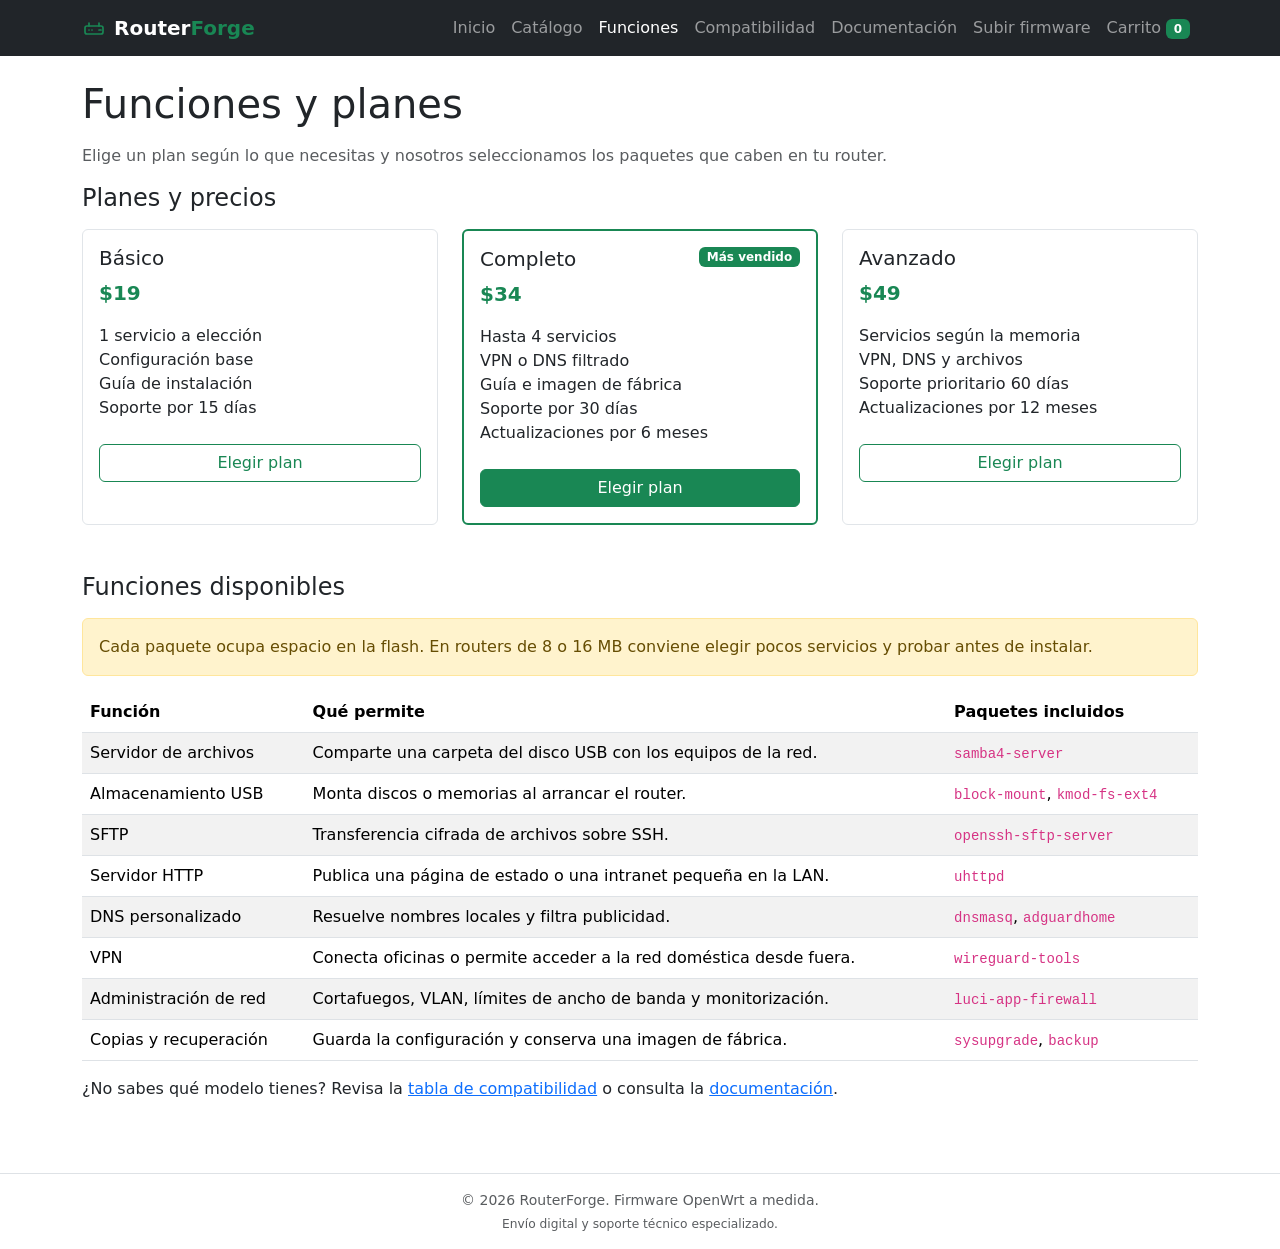
<file: funcionalidades.html>
<!DOCTYPE html>
<html lang="es">
<head>
    <meta charset="UTF-8">
    <meta name="viewport" content="width=device-width, initial-scale=1.0">
    <meta name="description" content="Funciones, paquetes y planes de los firmwares OpenWrt de RouterForge.">
    <title>RouterForge · Funciones y planes</title>
    <link rel="icon" href="data:image/svg+xml,%3Csvg xmlns='http://www.w3.org/2000/svg' viewBox='0 0 32 32'%3E%3Crect width='32' height='32' rx='7' fill='%230d1114'/%3E%3Crect x='7' y='13' width='18' height='9' rx='2' fill='none' stroke='%2358d68d' stroke-width='2'/%3E%3Cpath d='M10 17.5h2M15 17.5h2M21 17.5h1' stroke='%235b9dff' stroke-width='2' stroke-linecap='round'/%3E%3Cpath d='M10 13V9M22 13V9' stroke='%2358d68d' stroke-width='2' stroke-linecap='round'/%3E%3C/svg%3E">
    <link rel="stylesheet" href="vendor/bootstrap.min.css">
    <link rel="stylesheet" href="css/estilo.css">
</head>
<body>
    <nav class="navbar navbar-expand-lg navbar-dark bg-dark">
        <div class="container">
            <a class="navbar-brand" href="index.html">
                <svg class="brand-icon" viewBox="0 0 24 24" fill="none" stroke="currentColor" stroke-width="1.7" stroke-linecap="round" stroke-linejoin="round" aria-hidden="true" focusable="false">
                    <rect x="3" y="10" width="18" height="8" rx="2" />
                    <path d="M7 14h.01M10 14h.01M17 14h2" />
                    <path d="M7 10V7M17 10V7" />
                </svg>
                Router<span class="text-success">Forge</span>
            </a>
            <button class="navbar-toggler" type="button" data-bs-toggle="collapse" data-bs-target="#menu" aria-controls="menu" aria-expanded="false" aria-label="Mostrar menú">
                <span class="navbar-toggler-icon"></span>
            </button>
            <div class="collapse navbar-collapse" id="menu">
                <ul class="navbar-nav ms-auto">
                    <li class="nav-item"><a class="nav-link" href="index.html">Inicio</a></li>
                    <li class="nav-item"><a class="nav-link" href="catalogo.html">Catálogo</a></li>
                    <li class="nav-item"><a class="nav-link active" aria-current="page" href="funcionalidades.html">Funciones</a></li>
                    <li class="nav-item"><a class="nav-link" href="compatibilidad.html">Compatibilidad</a></li>
                    <li class="nav-item"><a class="nav-link" href="documentacion.html">Documentación</a></li>
                    <li class="nav-item"><a class="nav-link" href="subir.html">Subir firmware</a></li>
                    <li class="nav-item">
                        <a class="nav-link" href="carrito.html">Carrito <span class="badge text-bg-success carrito-contador">0</span></a>
                    </li>
                </ul>
            </div>
        </div>
    </nav>

    <main class="container py-4">
        <h1 class="mb-3">Funciones y planes</h1>
        <p class="text-muted">
            Elige un plan según lo que necesitas y nosotros seleccionamos los paquetes
            que caben en tu router.
        </p>

        <h2 class="h4 mb-3">Planes y precios</h2>
        <div class="row g-4 mb-5">
            <div class="col-md-4">
                <div class="card h-100">
                    <div class="card-body">
                        <h3 class="h5">Básico</h3>
                        <p class="precio mb-3">$19</p>
                        <ul class="list-unstyled mb-4">
                            <li>1 servicio a elección</li>
                            <li>Configuración base</li>
                            <li>Guía de instalación</li>
                            <li>Soporte por 15 días</li>
                        </ul>
                        <a href="subir.html" class="btn btn-outline-success w-100">Elegir plan</a>
                    </div>
                </div>
            </div>
            <div class="col-md-4">
                <div class="card h-100 plan-destacado">
                    <div class="card-body">
                        <div class="d-flex justify-content-between align-items-start">
                            <h3 class="h5">Completo</h3>
                            <span class="badge text-bg-success">Más vendido</span>
                        </div>
                        <p class="precio mb-3">$34</p>
                        <ul class="list-unstyled mb-4">
                            <li>Hasta 4 servicios</li>
                            <li>VPN o DNS filtrado</li>
                            <li>Guía e imagen de fábrica</li>
                            <li>Soporte por 30 días</li>
                            <li>Actualizaciones por 6 meses</li>
                        </ul>
                        <a href="subir.html" class="btn btn-success w-100">Elegir plan</a>
                    </div>
                </div>
            </div>
            <div class="col-md-4">
                <div class="card h-100">
                    <div class="card-body">
                        <h3 class="h5">Avanzado</h3>
                        <p class="precio mb-3">$49</p>
                        <ul class="list-unstyled mb-4">
                            <li>Servicios según la memoria</li>
                            <li>VPN, DNS y archivos</li>
                            <li>Soporte prioritario 60 días</li>
                            <li>Actualizaciones por 12 meses</li>
                        </ul>
                        <a href="subir.html" class="btn btn-outline-success w-100">Elegir plan</a>
                    </div>
                </div>
            </div>
        </div>

        <h2 class="h4 mb-3">Funciones disponibles</h2>

        <div class="alert alert-warning">
            Cada paquete ocupa espacio en la flash. En routers de 8 o 16 MB conviene
            elegir pocos servicios y probar antes de instalar.
        </div>

        <div class="table-responsive">
            <table class="table table-striped align-middle">
                <thead>
                    <tr>
                        <th scope="col">Función</th>
                        <th scope="col">Qué permite</th>
                        <th scope="col">Paquetes incluidos</th>
                    </tr>
                </thead>
                <tbody>
                    <tr>
                        <td>Servidor de archivos</td>
                        <td>Comparte una carpeta del disco USB con los equipos de la red.</td>
                        <td><code>samba4-server</code></td>
                    </tr>
                    <tr>
                        <td>Almacenamiento USB</td>
                        <td>Monta discos o memorias al arrancar el router.</td>
                        <td><code>block-mount</code>, <code>kmod-fs-ext4</code></td>
                    </tr>
                    <tr>
                        <td>SFTP</td>
                        <td>Transferencia cifrada de archivos sobre SSH.</td>
                        <td><code>openssh-sftp-server</code></td>
                    </tr>
                    <tr>
                        <td>Servidor HTTP</td>
                        <td>Publica una página de estado o una intranet pequeña en la LAN.</td>
                        <td><code>uhttpd</code></td>
                    </tr>
                    <tr>
                        <td>DNS personalizado</td>
                        <td>Resuelve nombres locales y filtra publicidad.</td>
                        <td><code>dnsmasq</code>, <code>adguardhome</code></td>
                    </tr>
                    <tr>
                        <td>VPN</td>
                        <td>Conecta oficinas o permite acceder a la red doméstica desde fuera.</td>
                        <td><code>wireguard-tools</code></td>
                    </tr>
                    <tr>
                        <td>Administración de red</td>
                        <td>Cortafuegos, VLAN, límites de ancho de banda y monitorización.</td>
                        <td><code>luci-app-firewall</code></td>
                    </tr>
                    <tr>
                        <td>Copias y recuperación</td>
                        <td>Guarda la configuración y conserva una imagen de fábrica.</td>
                        <td><code>sysupgrade</code>, <code>backup</code></td>
                    </tr>
                </tbody>
            </table>
        </div>

        <p class="mb-0">
            ¿No sabes qué modelo tienes? Revisa la <a href="compatibilidad.html">tabla de compatibilidad</a>
            o consulta la <a href="documentacion.html">documentación</a>.
        </p>
    </main>

    <footer class="border-top mt-5 py-3 text-center text-muted">
        <div class="container">
            <p class="mb-1">© 2026 RouterForge. Firmware OpenWrt a medida.</p>
            <p class="mb-0 small">Envío digital y soporte técnico especializado.</p>
        </div>
    </footer>

    <script src="vendor/bootstrap.bundle.min.js"></script>
    <script src="js/app.js"></script>
</body>
</html>
</file>
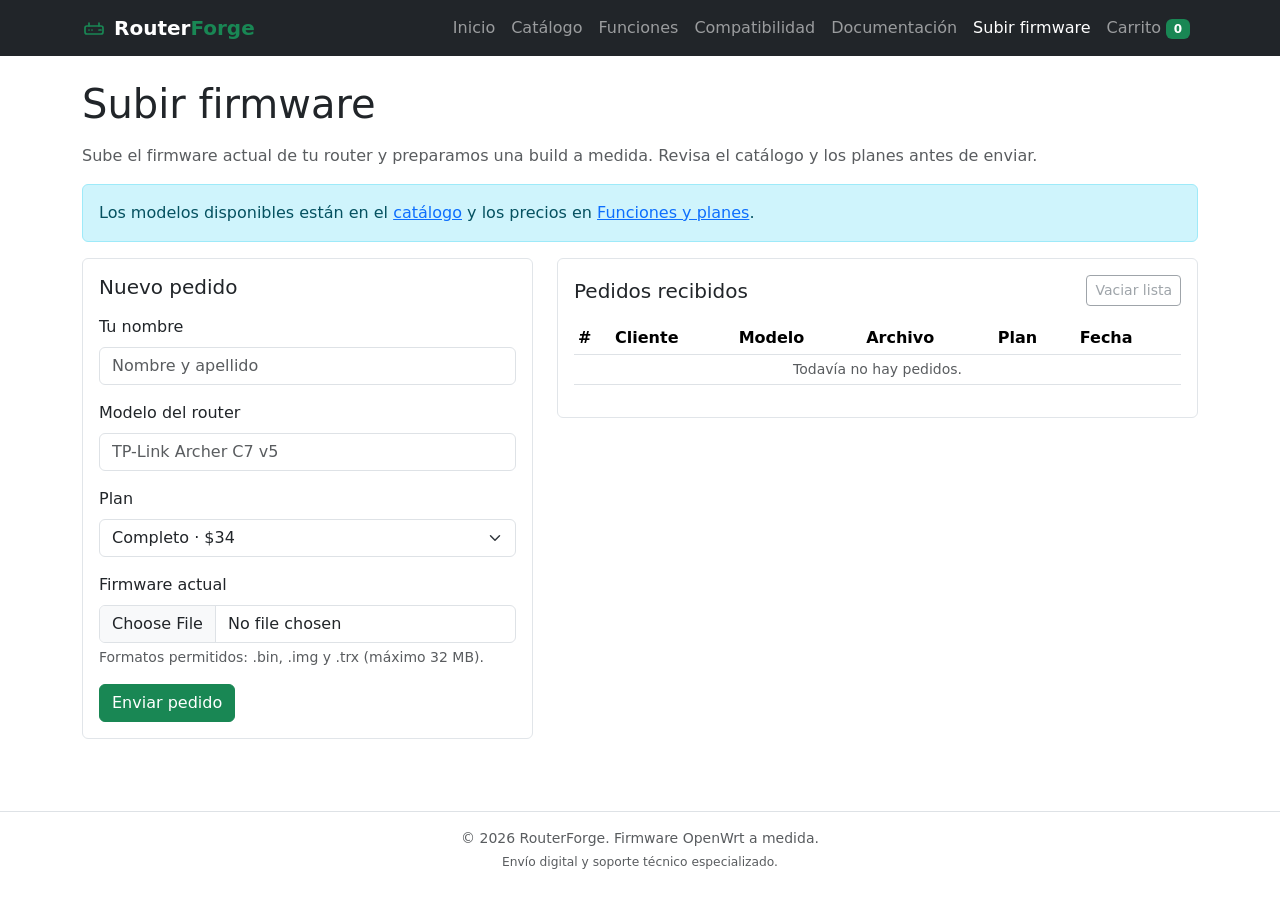
<file: subir.html>
<!DOCTYPE html>
<html lang="es">
<head>
    <meta charset="UTF-8">
    <meta name="viewport" content="width=device-width, initial-scale=1.0">
    <meta name="description" content="Pide un firmware OpenWrt a medida para tu router en RouterForge.">
    <title>RouterForge · Subir firmware</title>
    <link rel="icon" href="data:image/svg+xml,%3Csvg xmlns='http://www.w3.org/2000/svg' viewBox='0 0 32 32'%3E%3Crect width='32' height='32' rx='7' fill='%230d1114'/%3E%3Crect x='7' y='13' width='18' height='9' rx='2' fill='none' stroke='%2358d68d' stroke-width='2'/%3E%3Cpath d='M10 17.5h2M15 17.5h2M21 17.5h1' stroke='%235b9dff' stroke-width='2' stroke-linecap='round'/%3E%3Cpath d='M10 13V9M22 13V9' stroke='%2358d68d' stroke-width='2' stroke-linecap='round'/%3E%3C/svg%3E">
    <link rel="stylesheet" href="vendor/bootstrap.min.css">
    <link rel="stylesheet" href="css/estilo.css">
</head>
<body>
    <nav class="navbar navbar-expand-lg navbar-dark bg-dark">
        <div class="container">
            <a class="navbar-brand" href="index.html">
                <svg class="brand-icon" viewBox="0 0 24 24" fill="none" stroke="currentColor" stroke-width="1.7" stroke-linecap="round" stroke-linejoin="round" aria-hidden="true" focusable="false">
                    <rect x="3" y="10" width="18" height="8" rx="2" />
                    <path d="M7 14h.01M10 14h.01M17 14h2" />
                    <path d="M7 10V7M17 10V7" />
                </svg>
                Router<span class="text-success">Forge</span>
            </a>
            <button class="navbar-toggler" type="button" data-bs-toggle="collapse" data-bs-target="#menu" aria-controls="menu" aria-expanded="false" aria-label="Mostrar menú">
                <span class="navbar-toggler-icon"></span>
            </button>
            <div class="collapse navbar-collapse" id="menu">
                <ul class="navbar-nav ms-auto">
                    <li class="nav-item"><a class="nav-link" href="index.html">Inicio</a></li>
                    <li class="nav-item"><a class="nav-link" href="catalogo.html">Catálogo</a></li>
                    <li class="nav-item"><a class="nav-link" href="funcionalidades.html">Funciones</a></li>
                    <li class="nav-item"><a class="nav-link" href="compatibilidad.html">Compatibilidad</a></li>
                    <li class="nav-item"><a class="nav-link" href="documentacion.html">Documentación</a></li>
                    <li class="nav-item"><a class="nav-link active" aria-current="page" href="subir.html">Subir firmware</a></li>
                    <li class="nav-item">
                        <a class="nav-link" href="carrito.html">Carrito <span class="badge text-bg-success carrito-contador">0</span></a>
                    </li>
                </ul>
            </div>
        </div>
    </nav>

    <main class="container py-4">
        <h1 class="mb-3">Subir firmware</h1>
        <p class="text-muted">
            Sube el firmware actual de tu router y preparamos una build a medida.
            Revisa el catálogo y los planes antes de enviar.
        </p>

        <div class="alert alert-info">
            Los modelos disponibles están en el <a href="catalogo.html">catálogo</a> y los
            precios en <a href="funcionalidades.html">Funciones y planes</a>.
        </div>

        <div class="row g-4">
            <div class="col-lg-5">
                <div class="card">
                    <div class="card-body">
                        <h2 class="h5 mb-3">Nuevo pedido</h2>

                        <form id="formulario" novalidate>
                            <div class="mb-3">
                                <label for="cliente" class="form-label">Tu nombre</label>
                                <input type="text" class="form-control" id="cliente" name="cliente" placeholder="Nombre y apellido">
                            </div>

                            <div class="mb-3">
                                <label for="modelo" class="form-label">Modelo del router</label>
                                <input type="text" class="form-control" id="modelo" name="modelo" placeholder="TP-Link Archer C7 v5">
                            </div>

                            <div class="mb-3">
                                <label for="plan" class="form-label">Plan</label>
                                <select class="form-select" id="plan" name="plan">
                                    <option value="Básico $19">Básico · $19</option>
                                    <option value="Completo $34" selected>Completo · $34</option>
                                    <option value="Avanzado $49">Avanzado · $49</option>
                                </select>
                            </div>

                            <div class="mb-3">
                                <label for="archivo" class="form-label">Firmware actual</label>
                                <input type="file" class="form-control" id="archivo" name="archivo" accept=".bin,.img,.trx">
                                <div class="form-text">Formatos permitidos: .bin, .img y .trx (máximo 32 MB).</div>
                            </div>

                            <button type="submit" class="btn btn-success" id="boton-enviar">Enviar pedido</button>
                        </form>

                        <div id="alerta" class="alert d-none mt-3 mb-0" role="alert"></div>
                    </div>
                </div>
            </div>

            <div class="col-lg-7">
                <div class="card">
                    <div class="card-body">
                        <div class="d-flex justify-content-between align-items-center mb-3">
                            <h2 class="h5 mb-0">Pedidos recibidos</h2>
                            <button type="button" class="btn btn-outline-secondary btn-sm" id="vaciar" disabled>Vaciar lista</button>
                        </div>

                        <div class="table-responsive">
                            <table class="table table-sm align-middle">
                                <thead>
                                    <tr>
                                        <th scope="col">#</th>
                                        <th scope="col">Cliente</th>
                                        <th scope="col">Modelo</th>
                                        <th scope="col">Archivo</th>
                                        <th scope="col">Plan</th>
                                        <th scope="col">Fecha</th>
                                    </tr>
                                </thead>
                                <tbody id="tabla-solicitudes"></tbody>
                            </table>
                        </div>
                    </div>
                </div>
            </div>
        </div>
    </main>

    <footer class="border-top mt-5 py-3 text-center text-muted">
        <div class="container">
            <p class="mb-1">© 2026 RouterForge. Firmware OpenWrt a medida.</p>
            <p class="mb-0 small">Envío digital y soporte técnico especializado.</p>
        </div>
    </footer>

    <script src="vendor/bootstrap.bundle.min.js"></script>
    <script src="js/app.js"></script>
</body>
</html>
</file>
<file: css/estilo.css>
body {
    background-color: #ffffff;
}

.navbar-brand {
    display: inline-flex;
    align-items: center;
    font-weight: 600;
}

.brand-icon {
    width: 24px;
    height: 24px;
    margin-right: 8px;
    color: #198754;
}

.card {
    border-color: #e1e5e9;
}

.card h2,
.card h3 {
    color: #212529;
}

.precio {
    color: #198754;
    font-size: 20px;
    font-weight: 700;
}

.hero {
    background-color: #f1f3f5;
}

.testimonio {
    border-left: 3px solid #198754;
    padding-left: 14px;
}

.plan-destacado {
    border-color: #198754;
    border-width: 2px;
}

.table th {
    white-space: nowrap;
}

footer {
    font-size: 14px;
}

#tabla-solicitudes td,
#tabla-carrito td {
    font-size: 14px;
}
</file>
